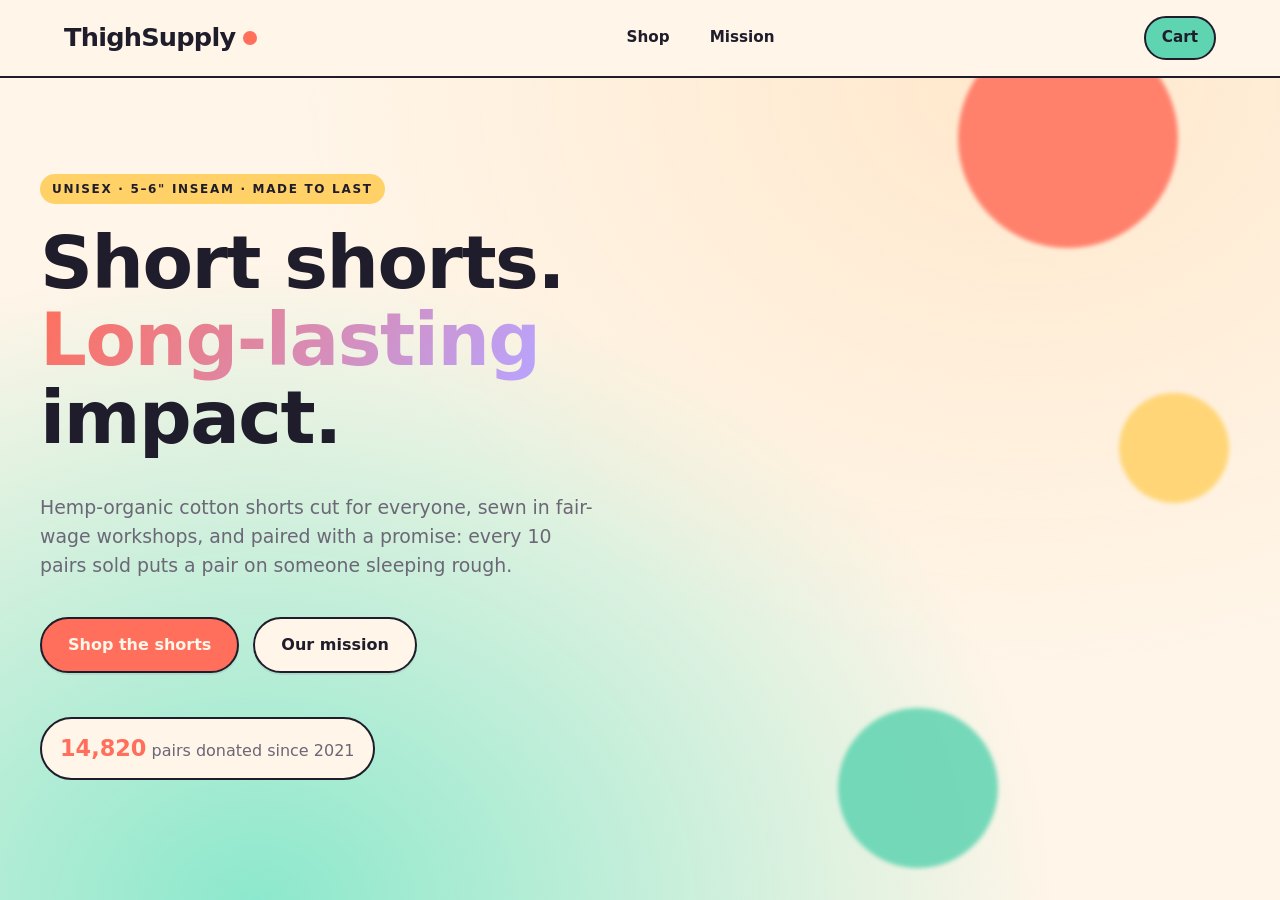
<file: index.html>
<!DOCTYPE html>
<html lang="en">
<head>
  <meta charset="UTF-8" />
  <meta name="viewport" content="width=device-width, initial-scale=1.0" />
  <title>ThighSupply — Short shorts. Long-lasting impact.</title>
  <meta name="description" content="Sustainably sourced unisex short shorts (5–6&quot; inseam). For every 10 pairs sold, we donate a pair to someone experiencing homelessness." />
  <link rel="stylesheet" href="styles.css" />
</head>
<body class="landing">
  <header class="site-header" data-include="header"></header>

  <main class="scroll-area">
    <section class="hero">
      <div class="blob blob-coral"></div>
      <div class="blob blob-mint"></div>
      <div class="blob blob-yellow"></div>
      <div class="hero-inner">
        <p class="eyebrow">Unisex · 5–6" inseam · Made to last</p>
        <h1>Short shorts.<br /><span class="hl">Long-lasting</span> impact.</h1>
        <p class="lede">
          Hemp-organic cotton shorts cut for everyone, sewn in fair-wage workshops,
          and paired with a promise: every 10 pairs sold puts a pair on someone
          sleeping rough.
        </p>
        <div class="hero-ctas">
          <a class="btn btn-primary" href="shop.html">Shop the shorts</a>
          <a class="btn btn-ghost" href="about.html">Our mission</a>
        </div>
        <p class="hero-counter">
          <strong id="donation-counter">14,820</strong> pairs donated since 2021
        </p>
      </div>
    </section>

    <section class="pillars">
      <div class="pillar">
        <h3>Sustainably sourced</h3>
        <p>GOTS-certified organic cotton blended with European hemp. No virgin polyester, no PFAS finishes, no greenwashing.</p>
      </div>
      <div class="pillar">
        <h3>Ethically made</h3>
        <p>Cut and sewn in Fair Trade-certified workshops in Portugal and Tamil Nadu. Living wages, audited annually, full factory list public.</p>
      </div>
      <div class="pillar">
        <h3>1-for-10 donation</h3>
        <p>Every tenth pair triggers a donation to a partnered shelter network. Counter updates monthly — no asterisks.</p>
      </div>
    </section>

    <section class="featured">
      <div class="section-head">
        <h2>This season's cuts</h2>
        <a class="link" href="shop.html">See all →</a>
      </div>
      <div class="product-grid" id="featured-grid"></div>
    </section>

    <section class="impact">
      <div class="impact-inner">
        <h2>Where the donated pairs go</h2>
        <p>
          We work with eight shelter networks across the US, UK, and Portugal.
          Donations ship in cases of 50, sized for adult unisex fit, and arrive
          on a regular cadence — not a one-time campaign.
        </p>
        <a class="link" href="about.html">How the program works →</a>
      </div>
    </section>

    <footer class="site-footer" data-include="footer"></footer>
  </main>

  <script src="script.js"></script>
</body>
</html>
</file>
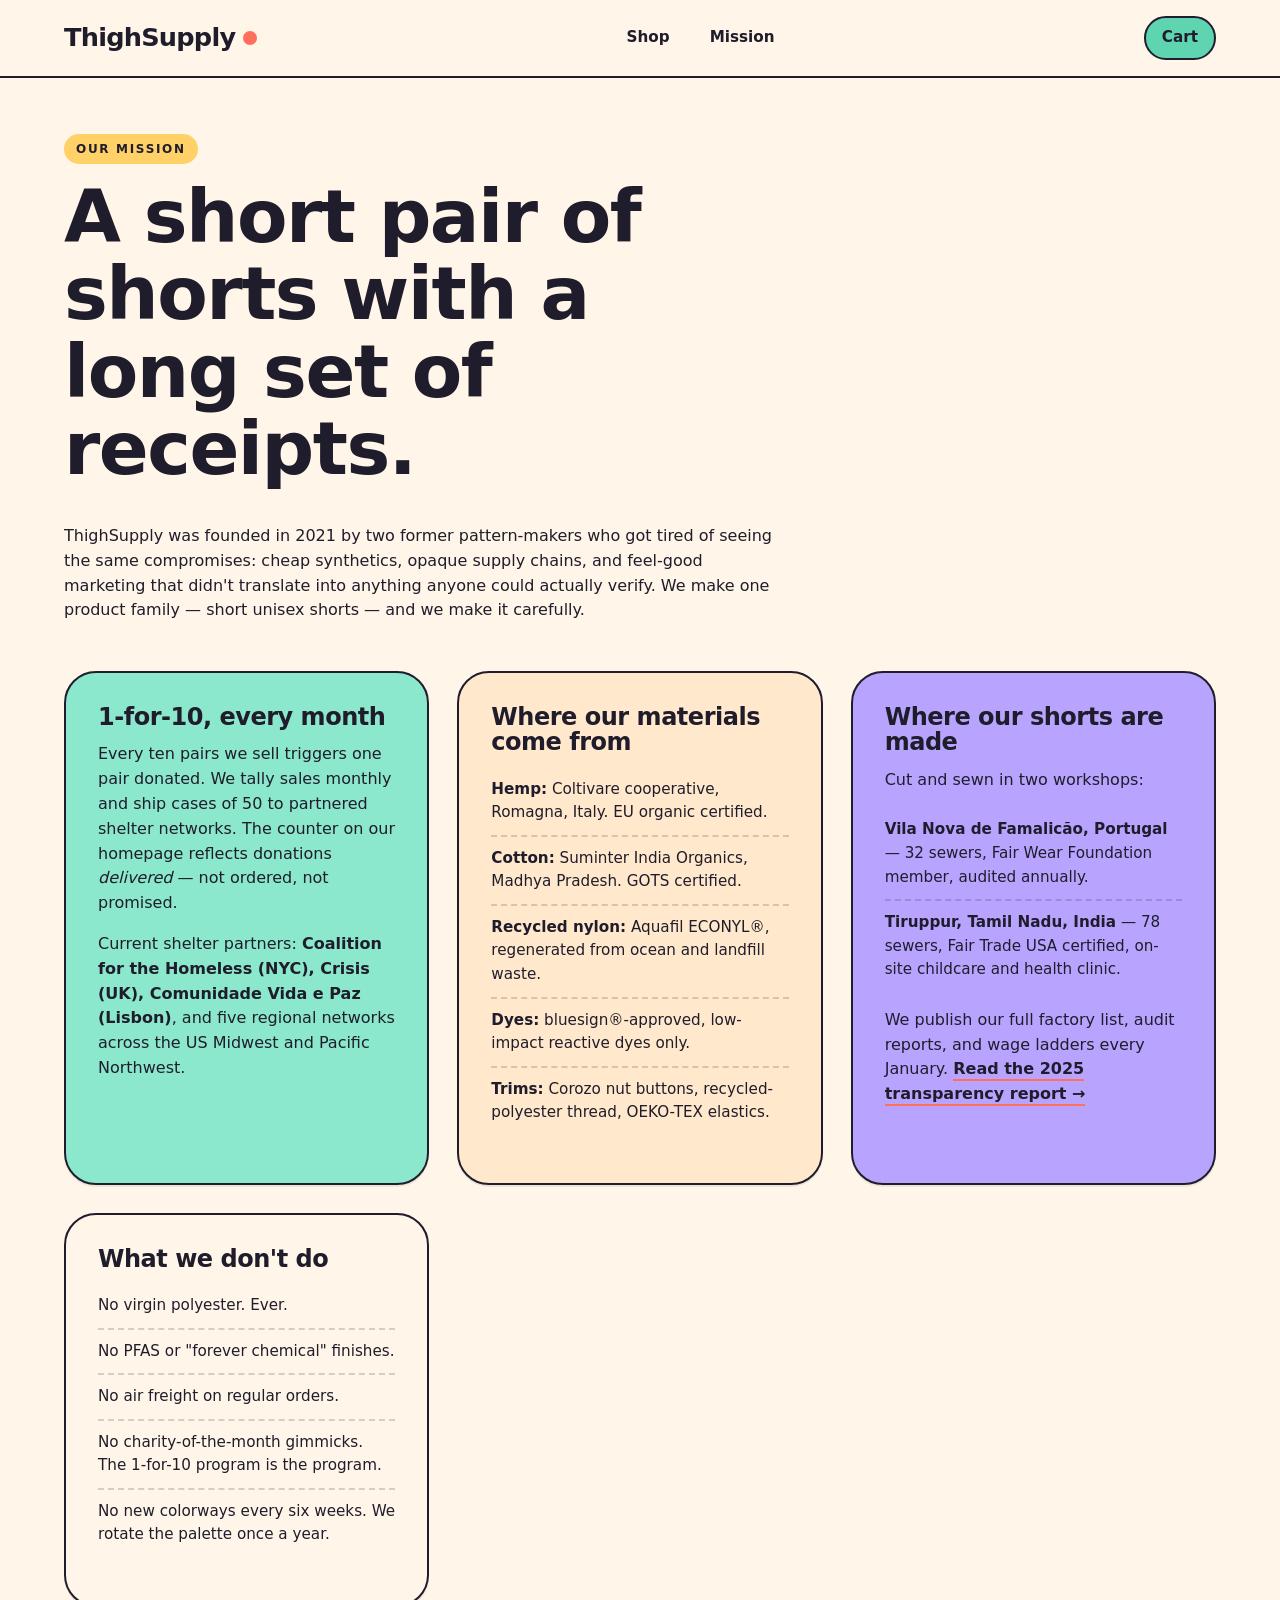
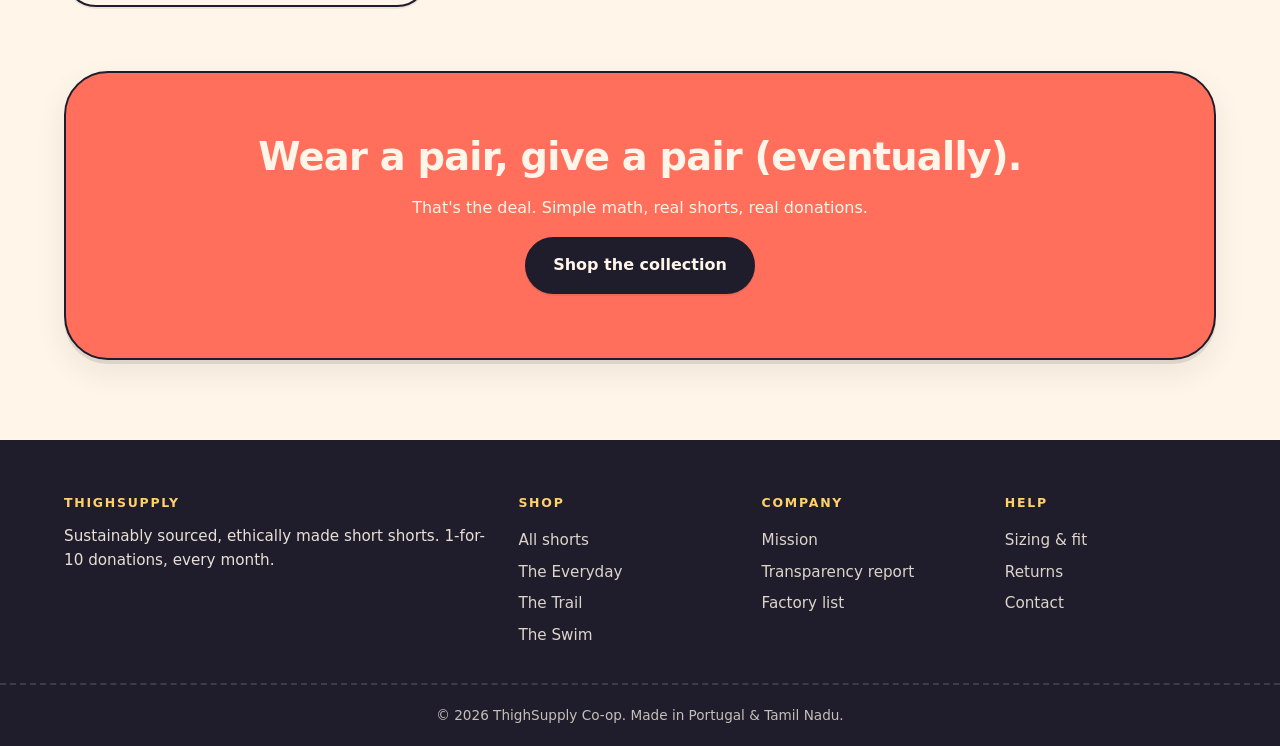
<file: about.html>
<!DOCTYPE html>
<html lang="en">
<head>
  <meta charset="UTF-8" />
  <meta name="viewport" content="width=device-width, initial-scale=1.0" />
  <title>Our mission — ThighSupply</title>
  <link rel="stylesheet" href="styles.css" />
</head>
<body>
  <header class="site-header" data-include="header"></header>

  <main class="container">
    <section class="page-head">
      <p class="eyebrow">Our mission</p>
      <h1>A short pair of shorts with a long set of receipts.</h1>
      <p>
        ThighSupply was founded in 2021 by two former pattern-makers who got
        tired of seeing the same compromises: cheap synthetics, opaque supply
        chains, and feel-good marketing that didn't translate into anything
        anyone could actually verify. We make one product family — short
        unisex shorts — and we make it carefully.
      </p>
    </section>

    <section class="mission-grid">
      <article>
        <h2>1-for-10, every month</h2>
        <p>
          Every ten pairs we sell triggers one pair donated. We tally sales
          monthly and ship cases of 50 to partnered shelter networks. The
          counter on our homepage reflects donations <em>delivered</em> — not
          ordered, not promised.
        </p>
        <p>
          Current shelter partners: <strong>Coalition for the Homeless (NYC),
          Crisis (UK), Comunidade Vida e Paz (Lisbon)</strong>, and five
          regional networks across the US Midwest and Pacific Northwest.
        </p>
      </article>

      <article>
        <h2>Where our materials come from</h2>
        <ul class="plain">
          <li><strong>Hemp:</strong> Coltivare cooperative, Romagna, Italy. EU organic certified.</li>
          <li><strong>Cotton:</strong> Suminter India Organics, Madhya Pradesh. GOTS certified.</li>
          <li><strong>Recycled nylon:</strong> Aquafil ECONYL®, regenerated from ocean and landfill waste.</li>
          <li><strong>Dyes:</strong> bluesign®-approved, low-impact reactive dyes only.</li>
          <li><strong>Trims:</strong> Corozo nut buttons, recycled-polyester thread, OEKO-TEX elastics.</li>
        </ul>
      </article>

      <article>
        <h2>Where our shorts are made</h2>
        <p>
          Cut and sewn in two workshops:
        </p>
        <ul class="plain">
          <li><strong>Vila Nova de Famalicão, Portugal</strong> — 32 sewers, Fair Wear Foundation member, audited annually.</li>
          <li><strong>Tiruppur, Tamil Nadu, India</strong> — 78 sewers, Fair Trade USA certified, on-site childcare and health clinic.</li>
        </ul>
        <p>
          We publish our full factory list, audit reports, and wage ladders
          every January. <a class="link" href="#">Read the 2025 transparency report →</a>
        </p>
      </article>

      <article>
        <h2>What we don't do</h2>
        <ul class="plain">
          <li>No virgin polyester. Ever.</li>
          <li>No PFAS or "forever chemical" finishes.</li>
          <li>No air freight on regular orders.</li>
          <li>No charity-of-the-month gimmicks. The 1-for-10 program is the program.</li>
          <li>No new colorways every six weeks. We rotate the palette once a year.</li>
        </ul>
      </article>
    </section>

    <section class="cta-band">
      <h2>Wear a pair, give a pair (eventually).</h2>
      <p>That's the deal. Simple math, real shorts, real donations.</p>
      <a class="btn btn-primary" href="shop.html">Shop the collection</a>
    </section>
  </main>

  <footer class="site-footer" data-include="footer"></footer>
  <script src="script.js"></script>
</body>
</html>
</file>
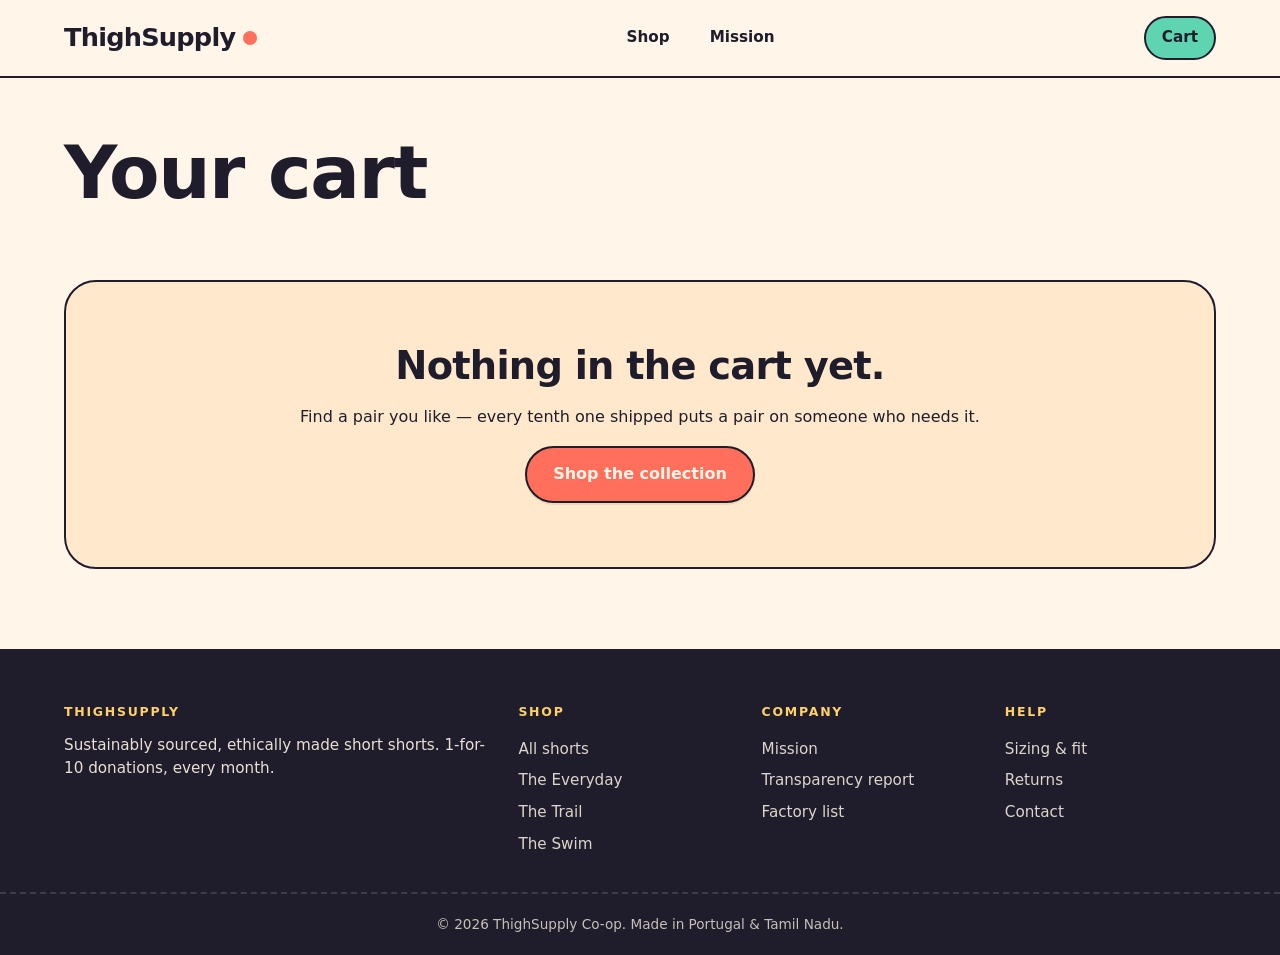
<file: cart.html>
<!DOCTYPE html>
<html lang="en">
<head>
  <meta charset="UTF-8" />
  <meta name="viewport" content="width=device-width, initial-scale=1.0" />
  <title>Cart — ThighSupply</title>
  <link rel="stylesheet" href="styles.css" />
</head>
<body>
  <header class="site-header" data-include="header"></header>

  <main class="container">
    <section class="page-head">
      <h1>Your cart</h1>
    </section>

    <div id="cart-view"></div>
  </main>

  <footer class="site-footer" data-include="footer"></footer>
  <script src="script.js"></script>
</body>
</html>
</file>
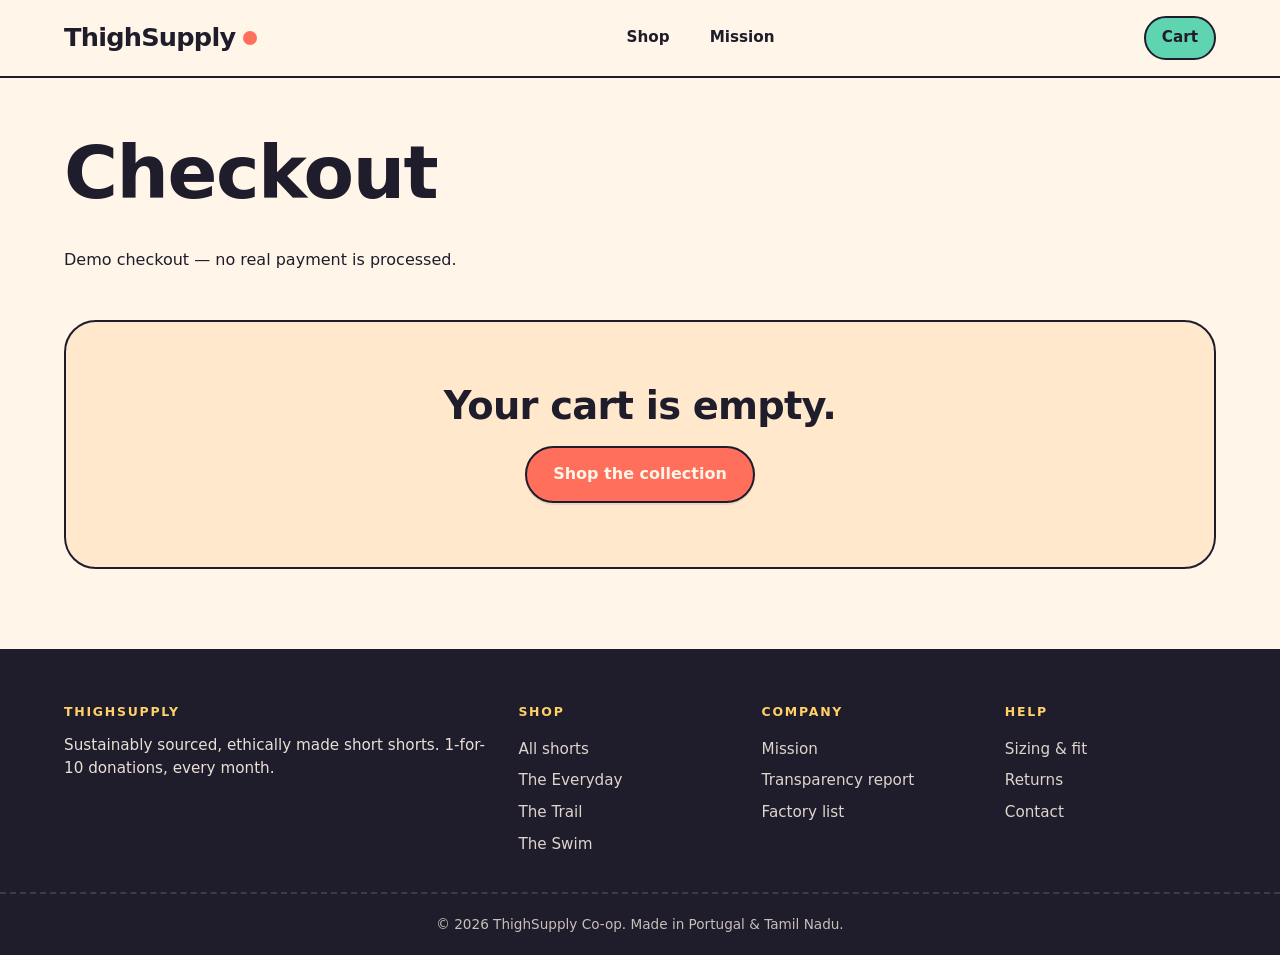
<file: checkout.html>
<!DOCTYPE html>
<html lang="en">
<head>
  <meta charset="UTF-8" />
  <meta name="viewport" content="width=device-width, initial-scale=1.0" />
  <title>Checkout — ThighSupply</title>
  <link rel="stylesheet" href="styles.css" />
</head>
<body>
  <header class="site-header" data-include="header"></header>

  <main class="container">
    <section class="page-head">
      <h1>Checkout</h1>
      <p>Demo checkout — no real payment is processed.</p>
    </section>

    <div id="checkout-view"></div>
  </main>

  <footer class="site-footer" data-include="footer"></footer>
  <script src="script.js"></script>
</body>
</html>
</file>
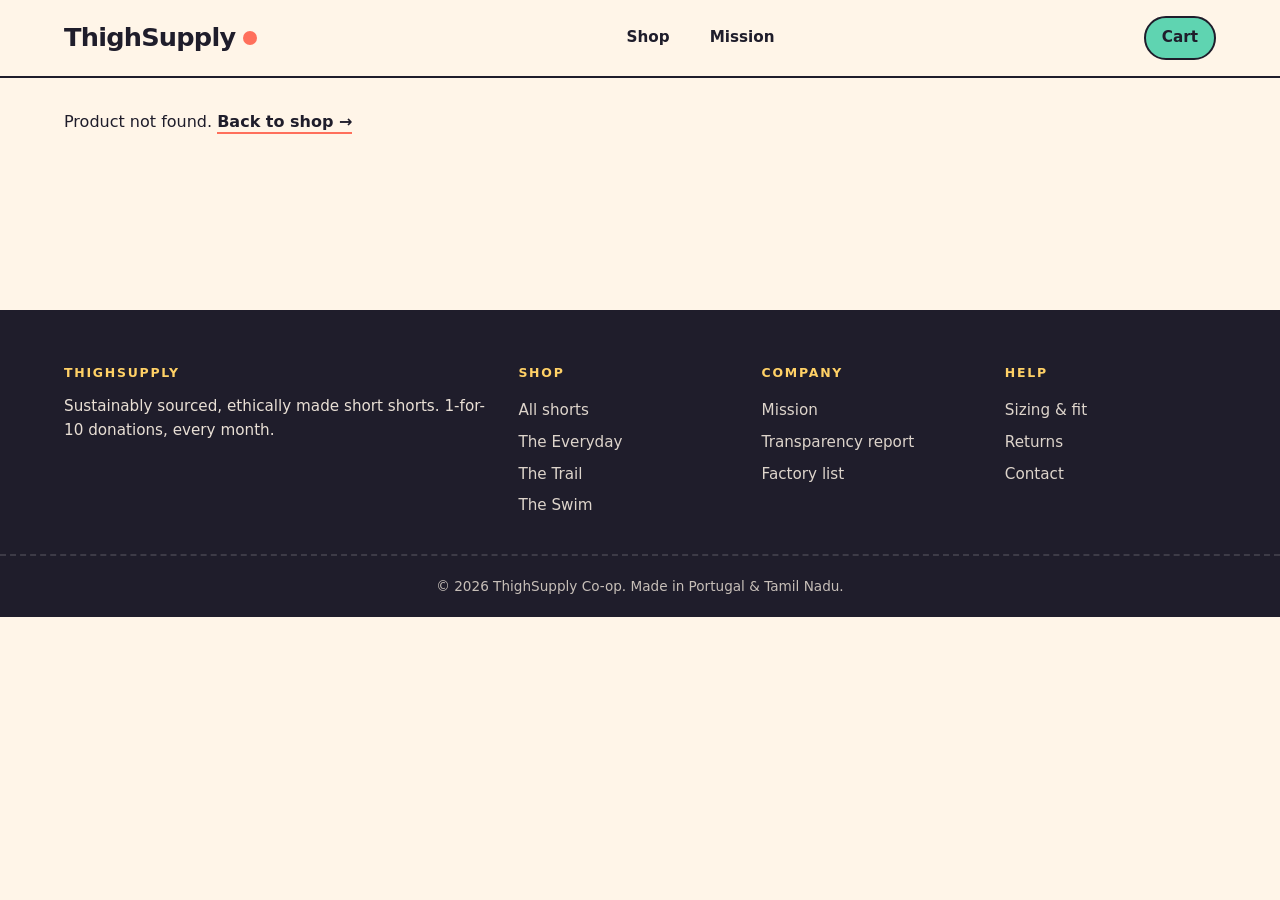
<file: product.html>
<!DOCTYPE html>
<html lang="en">
<head>
  <meta charset="UTF-8" />
  <meta name="viewport" content="width=device-width, initial-scale=1.0" />
  <title>Product — ThighSupply</title>
  <link rel="stylesheet" href="styles.css" />
</head>
<body>
  <header class="site-header" data-include="header"></header>

  <main class="container">
    <div id="product-detail" class="product-detail">
      <p>Loading…</p>
    </div>
  </main>

  <footer class="site-footer" data-include="footer"></footer>
  <script src="script.js"></script>
</body>
</html>
</file>
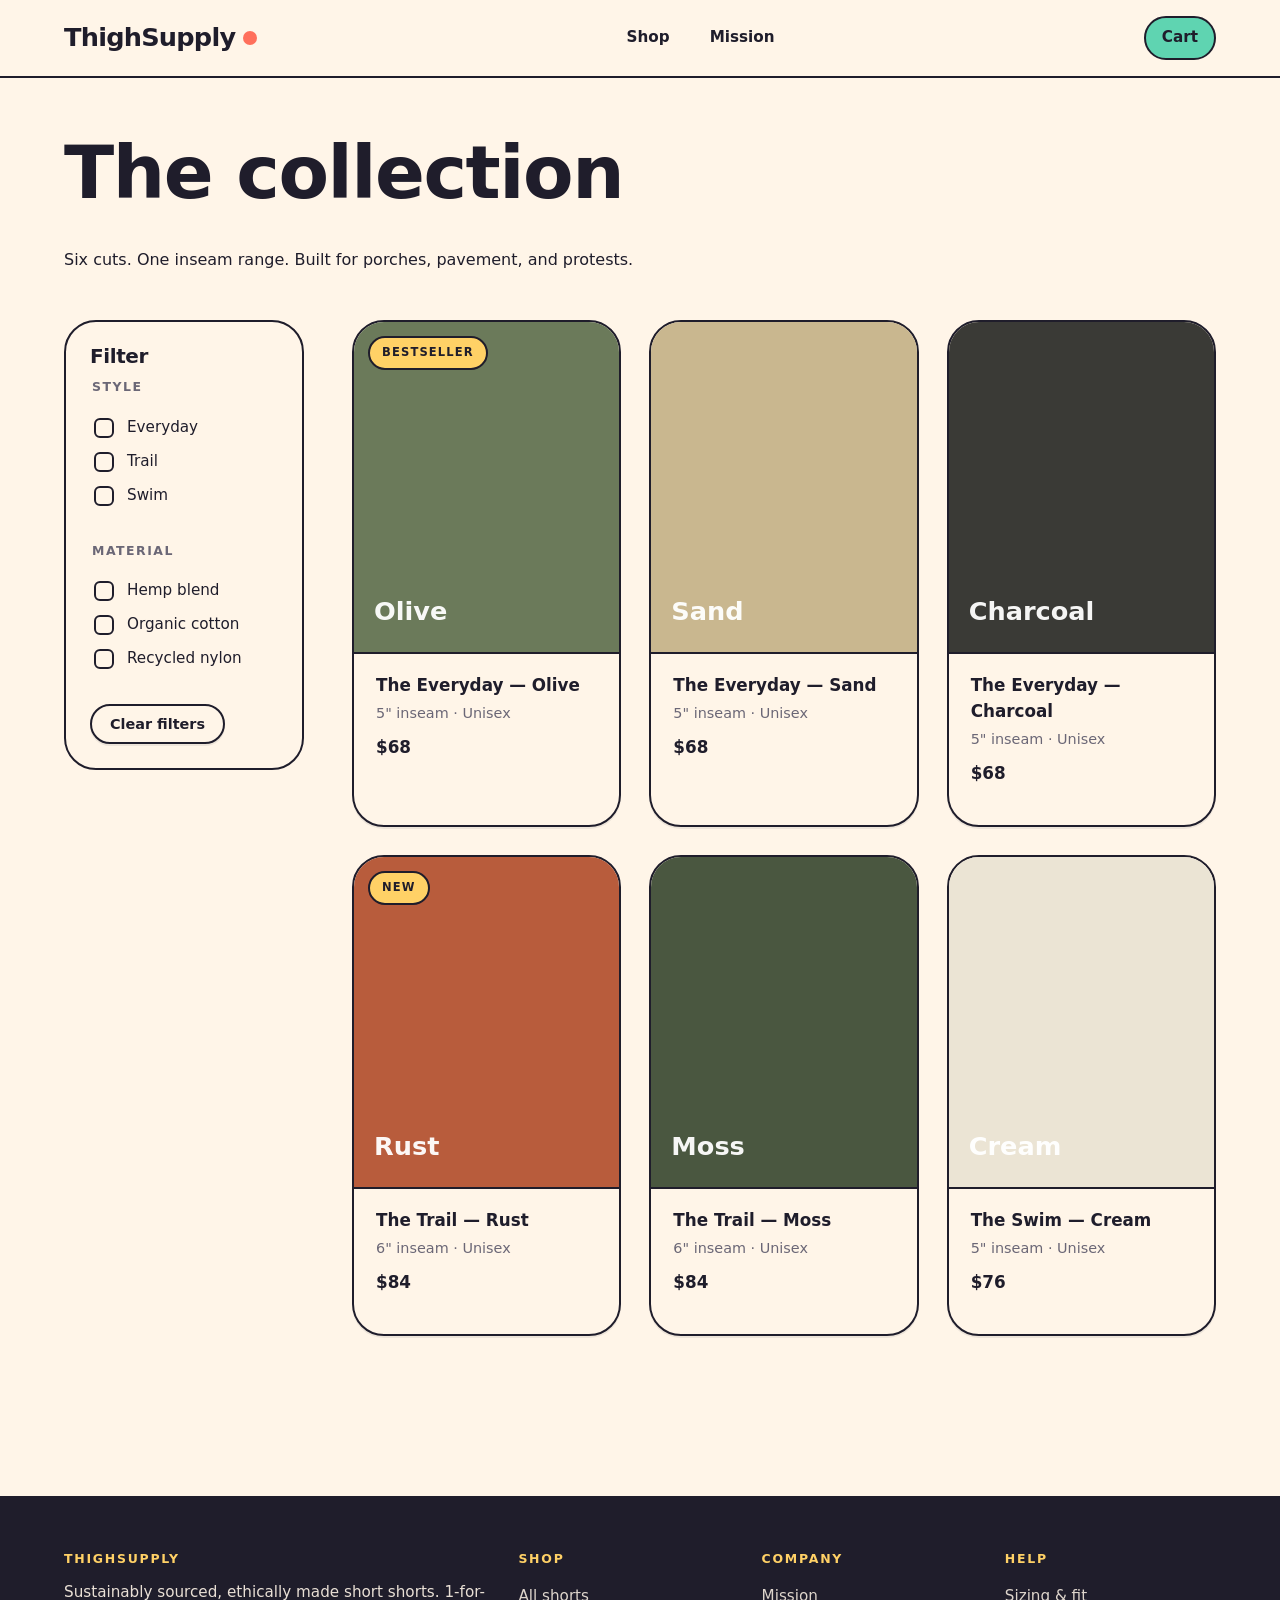
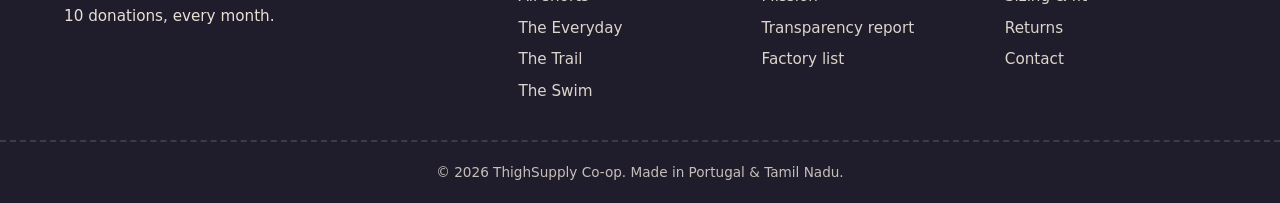
<file: shop.html>
<!DOCTYPE html>
<html lang="en">
<head>
  <meta charset="UTF-8" />
  <meta name="viewport" content="width=device-width, initial-scale=1.0" />
  <title>Shop — ThighSupply</title>
  <link rel="stylesheet" href="styles.css" />
</head>
<body>
  <header class="site-header" data-include="header"></header>

  <main class="container">
    <section class="page-head">
      <h1>The collection</h1>
      <p>Six cuts. One inseam range. Built for porches, pavement, and protests.</p>
    </section>

    <div class="shop-layout">
      <aside class="filters">
        <h3>Filter</h3>
        <fieldset>
          <legend>Style</legend>
          <label><input type="checkbox" data-filter="style" value="everyday" /> Everyday</label>
          <label><input type="checkbox" data-filter="style" value="trail" /> Trail</label>
          <label><input type="checkbox" data-filter="style" value="swim" /> Swim</label>
        </fieldset>
        <fieldset>
          <legend>Material</legend>
          <label><input type="checkbox" data-filter="material" value="hemp" /> Hemp blend</label>
          <label><input type="checkbox" data-filter="material" value="organic-cotton" /> Organic cotton</label>
          <label><input type="checkbox" data-filter="material" value="recycled" /> Recycled nylon</label>
        </fieldset>
        <button class="btn btn-ghost btn-small" id="clear-filters">Clear filters</button>
      </aside>

      <section class="shop-grid">
        <div class="product-grid" id="shop-grid"></div>
      </section>
    </div>
  </main>

  <footer class="site-footer" data-include="footer"></footer>
  <script src="script.js"></script>
</body>
</html>
</file>
<file: styles.css>
/* ============================================================================
   ThighSupply — bright, rounded, gender-neutral, fun
   ============================================================================ */

:root {
  /* Palette */
  --cream:   #fff5e8;
  --cream-2: #ffe8cc;
  --coral:   #ff6f5b;
  --coral-2: #ff8d7a;
  --mint:    #5fd4b1;
  --mint-2:  #8be8cc;
  --yellow:  #ffd166;
  --lavender:#b8a4ff;
  --sky:     #88c8ff;
  --ink:     #1f1d2b;
  --muted:   #6b6776;
  --line:    #ffe1c2;

  /* Shape */
  --radius:    20px;
  --radius-lg: 32px;
  --radius-xl: 44px;
  --pill:      999px;

  --shadow-sm: 0 2px 0 rgba(31,29,43,0.08);
  --shadow:    0 4px 0 rgba(31,29,43,0.10), 0 12px 32px rgba(31,29,43,0.08);
  --shadow-lg: 0 6px 0 rgba(31,29,43,0.12), 0 24px 48px rgba(31,29,43,0.12);

  --max: 1200px;
}

* { box-sizing: border-box; }
html, body { margin: 0; padding: 0; }
html { background: var(--cream); }
body {
  font-family: -apple-system, BlinkMacSystemFont, "Segoe UI", system-ui,
               "Helvetica Neue", Arial, sans-serif;
  color: var(--ink);
  background: var(--cream);
  line-height: 1.55;
  -webkit-font-smoothing: antialiased;
  font-size: 16px;
}

h1, h2, h3, h4 {
  font-family: ui-rounded, "SF Pro Rounded", "Segoe UI", system-ui, sans-serif;
  font-weight: 800;
  letter-spacing: -0.02em;
  line-height: 1.05;
  margin: 0 0 0.5em;
  color: var(--ink);
}
h1 { font-size: clamp(2.4rem, 6vw, 4.6rem); }
h2 { font-size: clamp(1.7rem, 3vw, 2.6rem); }
h3 { font-size: 1.25rem; }
p  { margin: 0 0 1em; }

a { color: var(--ink); }
.link {
  color: var(--ink);
  text-decoration: none;
  font-weight: 700;
  border-bottom: 2px solid var(--coral);
  padding-bottom: 1px;
}
.link:hover { color: var(--coral); }

.container { max-width: var(--max); margin: 0 auto; padding: 0 24px; }

.eyebrow {
  display: inline-block;
  text-transform: uppercase;
  letter-spacing: 0.14em;
  font-size: 0.75rem;
  font-weight: 800;
  color: var(--ink);
  background: var(--yellow);
  padding: 6px 12px;
  border-radius: var(--pill);
  margin: 0 0 20px;
}

.hl {
  background: linear-gradient(120deg, var(--coral) 0%, var(--lavender) 100%);
  -webkit-background-clip: text;
  background-clip: text;
  color: transparent;
}

/* ----- Buttons ----- */
.btn {
  display: inline-block;
  padding: 14px 26px;
  border-radius: var(--pill);
  font-weight: 700;
  font-size: 1rem;
  text-decoration: none;
  cursor: pointer;
  border: 2px solid var(--ink);
  font-family: inherit;
  transition: transform 0.12s ease, box-shadow 0.12s ease, background 0.15s, color 0.15s;
  box-shadow: var(--shadow-sm);
}
.btn:hover { transform: translateY(-2px); box-shadow: var(--shadow); }
.btn:active { transform: translateY(0); box-shadow: var(--shadow-sm); }
.btn-primary { background: var(--coral); color: var(--cream); }
.btn-primary:hover { background: var(--ink); }
.btn-ghost { background: var(--cream); color: var(--ink); }
.btn-ghost:hover { background: var(--yellow); }
.btn-small { padding: 10px 18px; font-size: 0.9rem; }
.btn[disabled] { opacity: 0.5; cursor: not-allowed; transform: none !important; }

/* ============================================================================
   Header
   ============================================================================ */
.site-header {
  background: var(--cream);
  border-bottom: 2px solid var(--ink);
  position: sticky;
  top: 0;
  z-index: 50;
  flex-shrink: 0;
}
.header-inner {
  max-width: var(--max);
  margin: 0 auto;
  padding: 16px 24px;
  display: flex;
  align-items: center;
  justify-content: space-between;
  gap: 24px;
}
.brand {
  font-family: ui-rounded, "SF Pro Rounded", system-ui, sans-serif;
  font-size: 1.6rem;
  font-weight: 900;
  letter-spacing: -0.03em;
  color: var(--ink);
  text-decoration: none;
  display: inline-flex;
  align-items: center;
  gap: 8px;
}
.brand .dot {
  display: inline-block;
  width: 14px; height: 14px;
  background: var(--coral);
  border-radius: 50%;
}
.nav { display: flex; gap: 8px; }
.nav a {
  color: var(--ink);
  text-decoration: none;
  font-size: 0.95rem;
  font-weight: 600;
  padding: 8px 16px;
  border-radius: var(--pill);
}
.nav a:hover { background: var(--yellow); }
.cart-link {
  display: inline-flex;
  align-items: center;
  gap: 8px;
  text-decoration: none;
  color: var(--ink);
  font-size: 0.95rem;
  font-weight: 700;
  padding: 8px 16px;
  border-radius: var(--pill);
  background: var(--mint);
  border: 2px solid var(--ink);
}
.cart-link:hover { background: var(--lavender); }
.cart-badge {
  display: inline-block;
  min-width: 22px;
  padding: 2px 7px;
  background: var(--ink);
  color: var(--cream);
  border-radius: var(--pill);
  font-size: 0.78rem;
  text-align: center;
  font-weight: 700;
}
.cart-badge[hidden] { display: none; }

/* ============================================================================
   Landing page — body scrolls but page does not
   ============================================================================ */
body.landing {
  height: 100vh;
  overflow: hidden;
  display: flex;
  flex-direction: column;
}
body.landing .scroll-area {
  flex: 1;
  overflow-y: auto;
  scroll-behavior: smooth;
}
body.landing .scroll-area::-webkit-scrollbar { width: 12px; }
body.landing .scroll-area::-webkit-scrollbar-track { background: var(--cream); }
body.landing .scroll-area::-webkit-scrollbar-thumb {
  background: var(--coral);
  border: 3px solid var(--cream);
  border-radius: var(--pill);
}

/* ============================================================================
   Hero
   ============================================================================ */
.hero {
  position: relative;
  overflow: hidden;
  padding: 96px 24px 112px;
  background:
    radial-gradient(ellipse at 80% 0%, var(--cream-2) 0%, transparent 50%),
    radial-gradient(ellipse at 20% 100%, var(--mint-2) 0%, transparent 55%),
    var(--cream);
}
.hero-inner {
  position: relative;
  z-index: 2;
  max-width: var(--max);
  margin: 0 auto;
}
.hero h1 {
  max-width: 12ch;
}
.lede {
  max-width: 560px;
  font-size: 1.18rem;
  color: var(--muted);
  margin: 24px 0 36px;
}
.hero-ctas { display: flex; gap: 14px; flex-wrap: wrap; }
.hero-counter {
  margin-top: 44px;
  font-size: 1rem;
  color: var(--muted);
  display: inline-block;
  background: var(--cream);
  padding: 12px 18px;
  border-radius: var(--pill);
  border: 2px solid var(--ink);
}
.hero-counter strong { color: var(--coral); font-size: 1.4rem; font-weight: 800; }

/* Floating colorful blobs */
.blob {
  position: absolute;
  border-radius: 50%;
  z-index: 1;
  filter: blur(2px);
  opacity: 0.85;
}
.blob-coral {
  width: 220px; height: 220px;
  background: var(--coral);
  top: -50px; right: 8%;
  animation: float 9s ease-in-out infinite;
}
.blob-mint {
  width: 160px; height: 160px;
  background: var(--mint);
  bottom: 40px; right: 22%;
  animation: float 11s ease-in-out infinite reverse;
}
.blob-yellow {
  width: 110px; height: 110px;
  background: var(--yellow);
  top: 38%; right: 4%;
  animation: float 7s ease-in-out infinite;
}
@keyframes float {
  0%, 100% { transform: translateY(0) rotate(0); }
  50%      { transform: translateY(-22px) rotate(8deg); }
}

/* ============================================================================
   Pillars
   ============================================================================ */
.pillars {
  max-width: var(--max);
  margin: 0 auto;
  padding: 80px 24px;
  display: grid;
  gap: 24px;
  grid-template-columns: repeat(auto-fit, minmax(260px, 1fr));
}
.pillar {
  background: var(--cream);
  border: 2px solid var(--ink);
  border-radius: var(--radius-lg);
  padding: 32px;
  box-shadow: var(--shadow-sm);
  transition: transform 0.15s, box-shadow 0.15s;
}
.pillar:hover { transform: translateY(-3px); box-shadow: var(--shadow); }
.pillar:nth-child(1) { background: var(--mint-2); }
.pillar:nth-child(2) { background: var(--cream-2); }
.pillar:nth-child(3) { background: var(--lavender); color: var(--ink); }
.pillar h3 { font-size: 1.4rem; }
.pillar p  { color: var(--ink); margin: 0; opacity: 0.85; }

/* ============================================================================
   Featured / sections
   ============================================================================ */
.featured, .impact { padding: 64px 24px; max-width: var(--max); margin: 0 auto; }
.section-head {
  display: flex;
  justify-content: space-between;
  align-items: baseline;
  margin-bottom: 32px;
  flex-wrap: wrap;
  gap: 12px;
}
.section-head h2 { margin: 0; }

/* ============================================================================
   Product grid
   ============================================================================ */
.product-grid {
  display: grid;
  gap: 28px;
  grid-template-columns: repeat(auto-fill, minmax(250px, 1fr));
}
.product-card {
  background: var(--cream);
  border: 2px solid var(--ink);
  border-radius: var(--radius-lg);
  overflow: hidden;
  text-decoration: none;
  color: inherit;
  display: block;
  box-shadow: var(--shadow-sm);
  transition: transform 0.15s, box-shadow 0.15s;
}
.product-card:hover {
  transform: translateY(-4px) rotate(-0.5deg);
  box-shadow: var(--shadow);
}
.product-card .swatch {
  aspect-ratio: 4 / 5;
  display: flex;
  align-items: flex-end;
  justify-content: flex-start;
  padding: 20px;
  font-family: ui-rounded, "SF Pro Rounded", system-ui, sans-serif;
  font-size: 1.6rem;
  font-weight: 800;
  color: rgba(255,255,255,0.95);
  position: relative;
  border-bottom: 2px solid var(--ink);
}
.product-card .meta {
  padding: 18px 22px 22px;
}
.product-card .name {
  font-weight: 800;
  margin: 0 0 4px;
  font-size: 1.05rem;
}
.product-card .sub { color: var(--muted); font-size: 0.9rem; margin: 0 0 10px; }
.product-card .price { font-weight: 800; font-size: 1.05rem; }
.tag {
  position: absolute;
  top: 14px;
  left: 14px;
  background: var(--yellow);
  color: var(--ink);
  font-size: 0.72rem;
  text-transform: uppercase;
  letter-spacing: 0.1em;
  padding: 6px 12px;
  border-radius: var(--pill);
  font-weight: 800;
  border: 2px solid var(--ink);
}

/* ============================================================================
   Impact band
   ============================================================================ */
.impact-inner {
  background: var(--ink);
  color: var(--cream);
  padding: 64px 56px;
  border-radius: var(--radius-xl);
  max-width: 920px;
  margin: 0 auto;
  position: relative;
  overflow: hidden;
}
.impact-inner::before {
  content: "";
  position: absolute;
  width: 240px; height: 240px;
  background: var(--coral);
  border-radius: 50%;
  top: -80px; right: -60px;
  opacity: 0.9;
}
.impact-inner::after {
  content: "";
  position: absolute;
  width: 140px; height: 140px;
  background: var(--mint);
  border-radius: 50%;
  bottom: -50px; left: -30px;
}
.impact-inner > * { position: relative; z-index: 1; }
.impact-inner h2 { color: var(--cream); }
.impact-inner .link { color: var(--cream); border-color: var(--yellow); }
.impact-inner .link:hover { color: var(--yellow); }

/* ============================================================================
   Page heads (non-landing pages)
   ============================================================================ */
.page-head { padding: 56px 0 32px; max-width: 720px; }
.page-head .eyebrow { margin-bottom: 14px; }

/* ============================================================================
   Shop layout
   ============================================================================ */
.shop-layout {
  display: grid;
  grid-template-columns: 240px 1fr;
  gap: 48px;
  padding-bottom: 80px;
}
.filters {
  background: var(--cream);
  border: 2px solid var(--ink);
  border-radius: var(--radius-lg);
  padding: 24px;
  align-self: start;
  position: sticky;
  top: 96px;
}
.filters h3 { margin-top: 0; }
.filters fieldset { border: 0; padding: 0; margin: 0 0 24px; }
.filters legend {
  font-weight: 800;
  margin-bottom: 10px;
  font-size: 0.78rem;
  text-transform: uppercase;
  letter-spacing: 0.12em;
  color: var(--muted);
}
.filters label {
  display: flex;
  align-items: center;
  gap: 10px;
  margin: 8px 0;
  font-size: 0.95rem;
  cursor: pointer;
  font-weight: 500;
}
.filters input[type="checkbox"] {
  appearance: none;
  width: 20px; height: 20px;
  border: 2px solid var(--ink);
  border-radius: 6px;
  background: var(--cream);
  cursor: pointer;
  position: relative;
}
.filters input[type="checkbox"]:checked {
  background: var(--coral);
}
.filters input[type="checkbox"]:checked::after {
  content: "";
  position: absolute;
  left: 5px; top: 1px;
  width: 6px; height: 11px;
  border: solid var(--cream);
  border-width: 0 2.5px 2.5px 0;
  transform: rotate(45deg);
}
@media (max-width: 720px) {
  .shop-layout { grid-template-columns: 1fr; }
  .filters { position: static; }
}

/* ============================================================================
   Product detail
   ============================================================================ */
.product-detail {
  display: grid;
  grid-template-columns: 1fr 1fr;
  gap: 56px;
  padding: 32px 0 80px;
}
.product-detail .gallery {
  aspect-ratio: 4 / 5;
  border-radius: var(--radius-xl);
  border: 2px solid var(--ink);
  display: flex;
  align-items: center;
  justify-content: center;
  font-family: ui-rounded, "SF Pro Rounded", system-ui, sans-serif;
  font-size: 5rem;
  font-weight: 800;
  color: rgba(255,255,255,0.95);
  box-shadow: var(--shadow);
}
.pd-info h1 { margin-bottom: 8px; }
.pd-price { font-size: 1.5rem; font-weight: 800; margin: 8px 0 24px; color: var(--coral); }
.pd-desc { color: var(--muted); margin-bottom: 24px; font-size: 1.05rem; }

.size-row { margin: 24px 0; }
.size-row .label {
  font-weight: 800;
  text-transform: uppercase;
  font-size: 0.75rem;
  letter-spacing: 0.12em;
  color: var(--muted);
  margin-bottom: 12px;
}
.size-options { display: flex; flex-wrap: wrap; gap: 10px; }
.size-btn {
  padding: 12px 20px;
  border: 2px solid var(--ink);
  background: var(--cream);
  border-radius: var(--pill);
  cursor: pointer;
  font-family: inherit;
  font-size: 0.95rem;
  font-weight: 700;
  min-width: 60px;
  transition: transform 0.12s, background 0.15s;
}
.size-btn:hover { background: var(--yellow); transform: translateY(-2px); }
.size-btn.selected { background: var(--ink); color: var(--cream); }

.specs {
  margin-top: 40px;
  background: var(--cream);
  border: 2px solid var(--ink);
  border-radius: var(--radius);
  padding: 24px 28px;
}
.specs dt {
  font-weight: 800;
  font-size: 0.78rem;
  text-transform: uppercase;
  letter-spacing: 0.1em;
  color: var(--muted);
  margin-top: 14px;
}
.specs dt:first-child { margin-top: 0; }
.specs dd { margin: 4px 0 0; }

@media (max-width: 720px) {
  .product-detail { grid-template-columns: 1fr; gap: 32px; }
  .product-detail .gallery { font-size: 3rem; }
}

/* ============================================================================
   Mission grid
   ============================================================================ */
.mission-grid {
  display: grid;
  grid-template-columns: repeat(auto-fit, minmax(320px, 1fr));
  gap: 28px;
  padding-bottom: 64px;
}
.mission-grid article {
  background: var(--cream);
  border: 2px solid var(--ink);
  border-radius: var(--radius-lg);
  padding: 32px;
  box-shadow: var(--shadow-sm);
}
.mission-grid article:nth-child(1) { background: var(--mint-2); }
.mission-grid article:nth-child(2) { background: var(--cream-2); }
.mission-grid article:nth-child(3) { background: var(--lavender); }
.mission-grid article:nth-child(4) { background: var(--cream); }
.mission-grid h2 { font-size: 1.5rem; }
ul.plain { list-style: none; padding: 0; margin: 0 0 1em; }
ul.plain li {
  padding: 10px 0;
  border-bottom: 2px dashed rgba(31,29,43,0.18);
  font-size: 0.95rem;
}
ul.plain li:last-child { border-bottom: 0; }

.cta-band {
  background: var(--coral);
  color: var(--cream);
  padding: 64px 32px;
  text-align: center;
  border-radius: var(--radius-xl);
  border: 2px solid var(--ink);
  margin-bottom: 80px;
  box-shadow: var(--shadow);
}
.cta-band h2 { color: var(--cream); }
.cta-band .btn-primary { background: var(--ink); color: var(--cream); }
.cta-band .btn-primary:hover { background: var(--yellow); color: var(--ink); }

/* ============================================================================
   Cart
   ============================================================================ */
.cart-empty {
  padding: 64px 32px;
  text-align: center;
  background: var(--cream-2);
  border: 2px solid var(--ink);
  border-radius: var(--radius-lg);
}
.cart-table {
  background: var(--cream);
  border: 2px solid var(--ink);
  border-radius: var(--radius-lg);
  overflow: hidden;
}
.cart-row {
  display: grid;
  grid-template-columns: 90px 1fr auto auto auto;
  gap: 20px;
  align-items: center;
  padding: 20px 24px;
  border-bottom: 2px solid var(--ink);
}
.cart-row:last-child { border-bottom: 0; }
.cart-row .swatch {
  width: 90px;
  height: 110px;
  border-radius: var(--radius);
  border: 2px solid var(--ink);
  display: flex;
  align-items: center;
  justify-content: center;
  font-family: ui-rounded, system-ui, sans-serif;
  color: rgba(255,255,255,0.95);
  font-size: 1.6rem;
  font-weight: 800;
}
.cart-row .name { font-weight: 800; }
.cart-row .sub { color: var(--muted); font-size: 0.88rem; }
.qty {
  display: inline-flex;
  align-items: center;
  border: 2px solid var(--ink);
  border-radius: var(--pill);
  overflow: hidden;
  background: var(--cream);
}
.qty button {
  background: var(--cream);
  border: 0;
  width: 36px;
  height: 36px;
  cursor: pointer;
  font-size: 1.1rem;
  font-weight: 800;
}
.qty button:hover { background: var(--yellow); }
.qty span { padding: 0 14px; font-weight: 700; }
.remove-btn {
  background: none;
  border: 0;
  color: var(--muted);
  cursor: pointer;
  font-size: 0.9rem;
  text-decoration: underline;
  font-weight: 600;
}
.remove-btn:hover { color: var(--coral); }

.cart-summary {
  margin-top: 32px;
  background: var(--cream-2);
  border: 2px solid var(--ink);
  border-radius: var(--radius-lg);
  padding: 28px;
  max-width: 440px;
  margin-left: auto;
}
.summary-row {
  display: flex;
  justify-content: space-between;
  padding: 6px 0;
}
.summary-row.total {
  font-weight: 800;
  font-size: 1.15rem;
  border-top: 2px dashed rgba(31,29,43,0.25);
  padding-top: 14px;
  margin-top: 14px;
}
.donation-callout {
  background: var(--mint);
  border: 2px solid var(--ink);
  border-radius: var(--radius);
  padding: 14px 18px;
  margin-top: 18px;
  font-size: 0.95rem;
  color: var(--ink);
  font-weight: 600;
}

/* ============================================================================
   Checkout
   ============================================================================ */
.checkout-grid {
  display: grid;
  grid-template-columns: 1.4fr 1fr;
  gap: 48px;
  padding-bottom: 80px;
}
@media (max-width: 720px) {
  .checkout-grid { grid-template-columns: 1fr; }
}
.checkout-form fieldset {
  border: 2px solid var(--ink);
  background: var(--cream);
  border-radius: var(--radius-lg);
  padding: 28px;
  margin: 0 0 24px;
}
.checkout-form legend {
  font-family: ui-rounded, system-ui, sans-serif;
  font-size: 1.2rem;
  font-weight: 800;
  padding: 0 10px;
  background: var(--yellow);
  border: 2px solid var(--ink);
  border-radius: var(--pill);
}
.field { margin: 14px 0; }
.field label {
  display: block;
  font-size: 0.78rem;
  text-transform: uppercase;
  letter-spacing: 0.1em;
  color: var(--muted);
  margin-bottom: 6px;
  font-weight: 800;
}
.field input,
.field select {
  width: 100%;
  padding: 12px 16px;
  font: inherit;
  border: 2px solid var(--ink);
  border-radius: var(--radius);
  background: var(--cream);
}
.field input:focus, .field select:focus {
  outline: 3px solid var(--coral);
  outline-offset: 1px;
}
.row-2 { display: grid; grid-template-columns: 1fr 1fr; gap: 16px; }

.order-summary {
  background: var(--cream-2);
  border: 2px solid var(--ink);
  border-radius: var(--radius-lg);
  padding: 28px;
  align-self: start;
  position: sticky;
  top: 96px;
}

.confirmation {
  background: var(--mint-2);
  border: 2px solid var(--ink);
  border-radius: var(--radius-xl);
  padding: 64px 32px;
  text-align: center;
  margin-bottom: 80px;
}
.confirmation .check {
  width: 64px; height: 64px;
  background: var(--coral);
  color: var(--cream);
  border-radius: 50%;
  border: 2px solid var(--ink);
  display: inline-flex;
  align-items: center;
  justify-content: center;
  font-size: 1.8rem;
  font-weight: 800;
  margin-bottom: 20px;
}

/* ============================================================================
   Footer
   ============================================================================ */
.site-footer {
  background: var(--ink);
  color: var(--cream);
  margin-top: 80px;
}
body.landing .site-footer { margin-top: 64px; }
.footer-inner {
  max-width: var(--max);
  margin: 0 auto;
  padding: 56px 24px 32px;
  display: grid;
  grid-template-columns: 2fr 1fr 1fr 1fr;
  gap: 32px;
}
.footer-inner h4 {
  font-size: 0.78rem;
  text-transform: uppercase;
  letter-spacing: 0.14em;
  margin: 0 0 16px;
  color: var(--yellow);
}
.footer-inner a {
  color: var(--cream);
  text-decoration: none;
  display: block;
  padding: 4px 0;
  font-size: 0.95rem;
  opacity: 0.85;
}
.footer-inner a:hover { opacity: 1; color: var(--mint); }
.footer-inner p { font-size: 0.95rem; opacity: 0.9; }
.footer-bottom {
  border-top: 2px dashed rgba(255,255,255,0.18);
  padding: 20px 24px;
  text-align: center;
  font-size: 0.85rem;
  opacity: 0.75;
}
@media (max-width: 720px) {
  .footer-inner { grid-template-columns: 1fr 1fr; }
}
</file>
